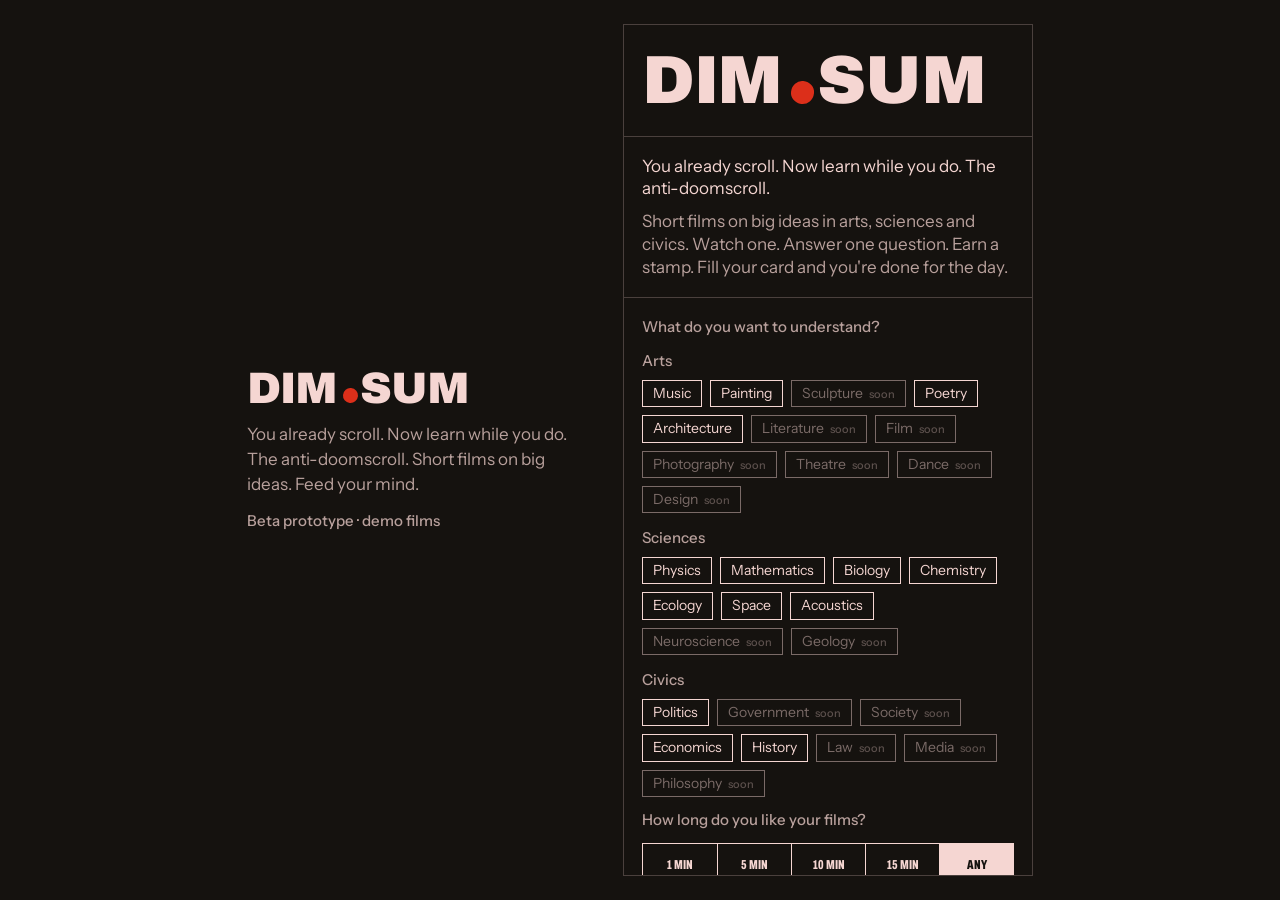
<file: index.html>
<!doctype html>
<html lang="en">
<head>
<meta charset="utf-8">
<meta name="viewport" content="width=device-width, initial-scale=1, viewport-fit=cover">
<title>Dim Sum</title>
<meta name="description" content="Short films on big ideas. Feed your mind.">
<meta name="robots" content="noindex,nofollow">
<meta name="theme-color" content="#15120f">
<link rel="icon" href="https://justindurazzo.github.io/kestrel-ledger-7q4/favicon.ico" sizes="32x32">
<link rel="icon" type="image/png" href="https://justindurazzo.github.io/kestrel-ledger-7q4/favicon-32.png" sizes="32x32">
<link rel="icon" type="image/png" href="https://justindurazzo.github.io/kestrel-ledger-7q4/icon-512.png" sizes="512x512">
<link rel="apple-touch-icon" href="https://justindurazzo.github.io/kestrel-ledger-7q4/apple-touch-icon.png">
<meta property="og:type" content="website">
<meta property="og:site_name" content="Dim Sum">
<meta property="og:title" content="Dim Sum">
<meta property="og:description" content="Short films on big ideas. Feed your mind.">
<meta property="og:url" content="https://justindurazzo.github.io/kestrel-ledger-7q4/">
<meta property="og:image" content="https://justindurazzo.github.io/kestrel-ledger-7q4/og.png">
<meta property="og:image:width" content="1200">
<meta property="og:image:height" content="630">
<meta property="og:image:alt" content="Dim Sum logo with the line Short films on big ideas. Feed your mind.">
<meta name="twitter:card" content="summary_large_image">
<meta name="twitter:title" content="Dim Sum">
<meta name="twitter:description" content="Short films on big ideas. Feed your mind.">
<meta name="twitter:image" content="https://justindurazzo.github.io/kestrel-ledger-7q4/og.png">


<link rel="stylesheet" href="https://fonts.googleapis.com/css2?family=Archivo:wdth,wght@62..125,100..900&family=Instrument+Sans:wght@400;500;600&display=swap">
<link rel="stylesheet" href="./style.css">
<style>html,body{margin:0;background:#151201}.bf-root{height:100dvh !important}</style>
</head>
<body>
<div id="root" class="bf-root" aria-label="Dim Sum prototype"></div>
<script src="./main.js"></script>
</body>
</html>
</file>
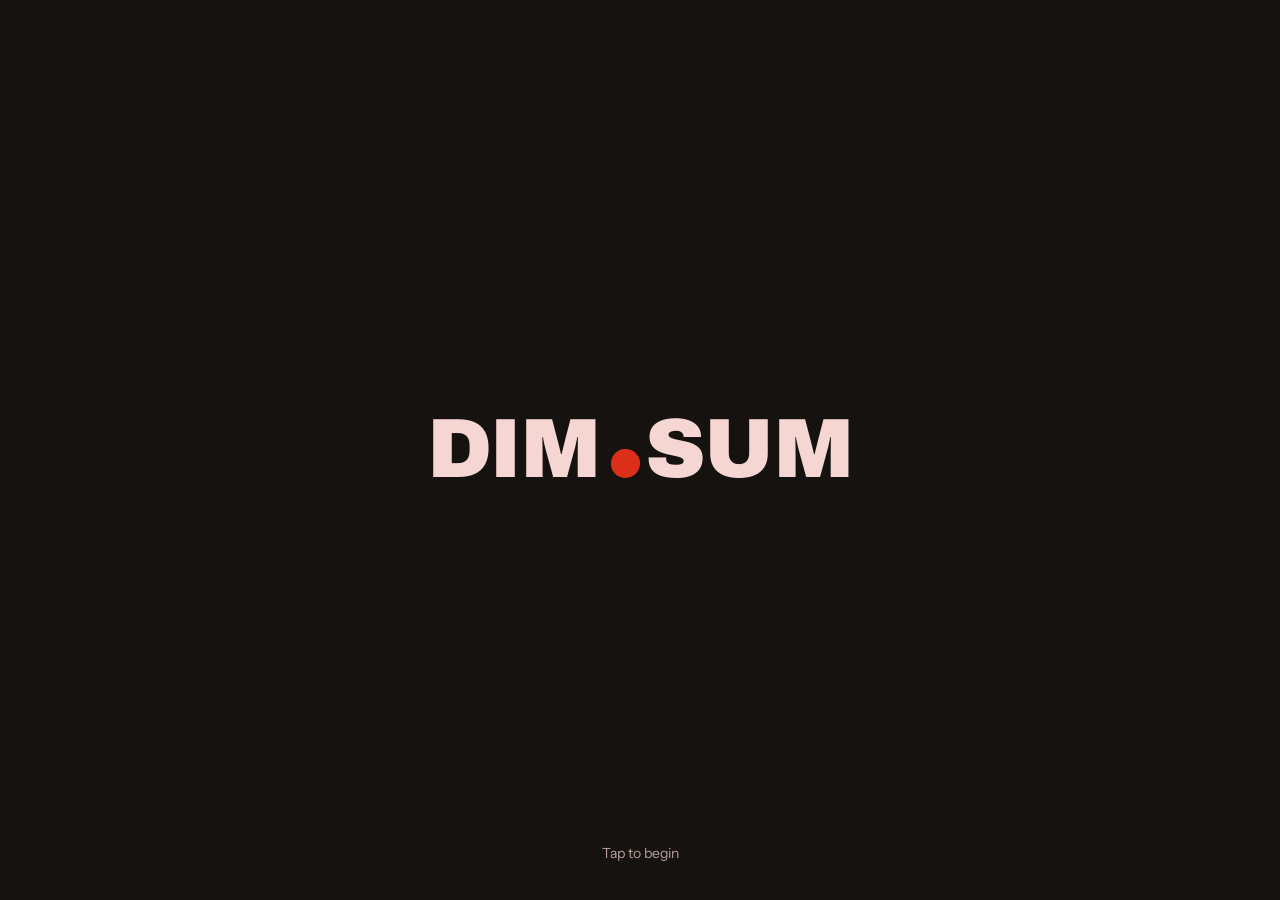
<file: v2/index.html>
<!doctype html>
<html lang="en">
<head>
<meta charset="utf-8">
<meta name="viewport" content="width=device-width, initial-scale=1, viewport-fit=cover">
<title>Dim Sum</title>
<meta name="description" content="Short films on big ideas. Feed your mind.">
<meta name="robots" content="noindex,nofollow">
<meta name="theme-color" content="#15120f">
<link rel="icon" href="https://justindurazzo.github.io/kestrel-ledger-7q4/favicon.ico" sizes="32x32">
<link rel="icon" type="image/png" href="https://justindurazzo.github.io/kestrel-ledger-7q4/favicon-32.png" sizes="32x32">
<link rel="icon" type="image/png" href="https://justindurazzo.github.io/kestrel-ledger-7q4/icon-512.png" sizes="512x512">
<link rel="apple-touch-icon" href="https://justindurazzo.github.io/kestrel-ledger-7q4/apple-touch-icon.png">
<meta property="og:type" content="website">
<meta property="og:site_name" content="Dim Sum">
<meta property="og:title" content="Dim Sum">
<meta property="og:description" content="Short films on big ideas. Feed your mind.">
<meta property="og:url" content="https://justindurazzo.github.io/kestrel-ledger-7q4/v2/">
<meta property="og:image" content="https://justindurazzo.github.io/kestrel-ledger-7q4/og.png">
<meta property="og:image:width" content="1200">
<meta property="og:image:height" content="630">
<meta property="og:image:alt" content="Dim Sum logo with the line Short films on big ideas. Feed your mind.">
<meta name="twitter:card" content="summary_large_image">
<meta name="twitter:title" content="Dim Sum">
<meta name="twitter:description" content="Short films on big ideas. Feed your mind.">
<meta name="twitter:image" content="https://justindurazzo.github.io/kestrel-ledger-7q4/og.png">

<base href="../">
<link rel="stylesheet" href="https://fonts.googleapis.com/css2?family=Archivo:wdth,wght@62..125,100..900&family=Instrument+Sans:wght@400;500;600&display=swap">
<link rel="stylesheet" href="style.css">
<link rel="stylesheet" href="v2/welcome.css">
<style>html,body{margin:0;background:#15120f}.bf-root{height:100dvh !important}</style>
</head>
<body>
<div id="root" class="bf-root" aria-label="Dim Sum prototype"></div>
<script src="v2/welcome.js"></script>
</body>
</html>
</file>
<file: style.css>
/* Dim Sum prototype — Direction B "The Card", dark page revision. Pink lives only on the card, as text on dark, and as the primary button. Scoped under .bf-root */
.bf-root { height: 780px; }
@media (max-width: 760px) { .bf-root { height: 620px; } }
.bf-root {
  --stamp: #dc2f1a;
  --desk: #15120f;
  --bg: #15120f; --fg: #f5d6d2; --muted: #b8a09c; --line: #f5d6d2; --soft: #4a403d;
  --card: #f5d6d2; --card-fg: #15120f; --card-muted: #5c4744;
  --btn-bg: #f5d6d2; --btn-fg: #15120f;
  --paper: #f5d6d2; --ink: #15120f;
  --hair: rgba(245, 214, 210, 0.22); --chip: rgba(245, 214, 210, 0.08);
  --card-hair: rgba(21, 18, 15, 0.22);
  --ui: "Instrument Sans", "Helvetica Neue", Arial, sans-serif;
  --disp: "Archivo", "Helvetica Neue", Arial, sans-serif;
  --logo: "Archivo", "Helvetica Neue", Arial, sans-serif;
}
.bf-root * { box-sizing: border-box; }
.bf-root [hidden] { display: none !important; }
.bf-root { background: var(--bg); color: var(--fg); font-family: var(--ui); font-size: 17px; line-height: 1.45; -webkit-font-smoothing: antialiased; }
:where(.bf-root) button { font: inherit; color: inherit; cursor: pointer; background: none; border: 0; padding: 0; }
.bf-root :focus-visible { outline: 2px solid var(--fg); outline-offset: 2px; }
.bf-root .mono { font-family: var(--ui); font-weight: 500; font-size: 15px; letter-spacing: 0; text-transform: none; font-variant-numeric: tabular-nums; }
.bf-root .desk { height: 100%; display: flex; align-items: center; justify-content: center; gap: 56px; padding-inline: 16px; padding-block: 24px; }
.bf-root .aside { max-width: 320px; display: grid; gap: 14px; color: var(--fg); }
.bf-root .aside .logo { font-size: 44px; }
.bf-root .aside p { margin: 0; color: var(--muted); }
.bf-root .aside .mono { color: var(--muted); }
.bf-root .device { position: relative; width: 100%; max-width: 410px; height: min(100%, 860px); background: var(--bg); border: 1px solid var(--soft); display: flex; flex-direction: column; overflow: hidden; }
@media (max-width: 760px) {.bf-root .desk { padding: 0; gap: 0; }.bf-root .aside { display: none; }.bf-root .device { max-width: none; height: 100%; border: 0; }.bf-root .player { top: 62px; } }
.bf-root .logo { font-family: var(--logo); font-weight: 900; font-stretch: 100%; text-transform: uppercase; letter-spacing: -0.02em; line-height: 0.92; white-space: nowrap; }
.bf-root .logo .dot { display: inline-block; width: 0.34em; height: 0.34em; margin: 0 0.05em 0 0.13em; background: var(--stamp); border-radius: 48% 52% 50% 50% / 52% 48% 51% 49%; transform: rotate(6deg); vertical-align: -0.01em; }
.bf-root .appbar { display: flex; justify-content: space-between; align-items: center; gap: 12px; padding: 14px 18px; border-bottom: 1px solid var(--soft); flex: none; }
.bf-root .appbar .logo { font-size: 24px; }
.bf-root .appbar .right { display: flex; align-items: center; gap: 12px; }
.bf-root .appbar .right .mono { color: var(--muted); }
.bf-root .screen { flex: 1; overflow-y: auto; overscroll-behavior: contain; }
.bf-root .pad { padding: 18px; }
.bf-root .tabbar { flex: none; display: grid; grid-template-columns: repeat(4, 1fr); border-top: 1px solid var(--soft); background: var(--bg); padding-bottom: env(safe-area-inset-bottom, 0px); }
.bf-root .tab { display: grid; justify-items: center; gap: 4px; padding: 13px 0 14px; color: var(--fg); font-weight: 600; font-size: 14px; min-height: 44px; }
.bf-root .tab svg { display: none; }
.bf-root .tab[aria-current="page"] { background: var(--fg); color: var(--bg); }
.bf-root .modebar { flex: none; background: var(--bg); border-top: 1px solid var(--soft); padding: 10px 18px; }
.bf-root .modeseg { display: grid; grid-template-columns: 1fr 1fr; border: 1px solid var(--line); }
.bf-root .modeseg button { min-height: 44px; padding: 10px 0; font-family: var(--disp); font-weight: 800; font-stretch: 62%; text-transform: uppercase; font-size: 15px; border-left: 1px solid var(--line); }
.bf-root .modeseg button:first-child { border-left: 0; }
.bf-root .modeseg button[aria-pressed="true"] { background: var(--fg); color: var(--bg); }
.bf-root .today-head { padding: 24px 18px 20px; display: grid; gap: 10px; }
.bf-root .today-head h1 { margin: 0; font-family: var(--disp); font-weight: 800; font-stretch: 62%; text-transform: uppercase; font-size: 44px; line-height: 0.94; letter-spacing: -0.01em; }
.bf-root .today-head p { margin: 0; color: var(--muted); font-size: 17px; }
.bf-root .timeseg { display: grid; grid-auto-flow: column; grid-auto-columns: 1fr; border: 1px solid var(--line); }
.bf-root .timeseg button { min-height: 44px; padding: 10px 0; border-left: 1px solid var(--line); font-family: var(--disp); font-weight: 800; font-stretch: 62%; text-transform: uppercase; font-size: 13px; white-space: nowrap; }
.bf-root .timeseg button:first-child { border-left: 0; }
.bf-root .timeseg button[aria-pressed="true"] { background: var(--fg); color: var(--bg); }
.bf-root .film { border-bottom: 1px solid var(--soft); }
.bf-root .art { position: relative; display: block; width: 100%; aspect-ratio: 4 / 3; max-width: 100%; overflow: hidden; }
.bf-root .art canvas { position: absolute; inset: 0; width: 100%; height: 100%; display: block; }
.bf-root .art .dur { position: absolute; left: 14px; top: 12px; font-family: var(--disp); font-weight: 800; font-stretch: 62%; text-transform: uppercase; font-size: 13px; padding: 3px 7px; }
.bf-root .art .stamp-dot { position: absolute; right: 12px; top: 10px; width: 26px; height: 26px; }
.bf-root .film-body { padding: 14px 18px 18px; display: grid; gap: 8px; }
.bf-root .film-meta { display: flex; justify-content: space-between; gap: 10px; align-items: center; }
.bf-root .film h2 { margin: 0; font-family: var(--ui); font-weight: 600; font-size: 17px; line-height: 1.3; text-wrap: balance; }
.bf-root .film p { margin: 0; color: var(--muted); }
.bf-root .why { font-weight: 500; font-size: 14px; color: var(--fg); }
.bf-root .actions { display: flex; gap: 8px; margin-top: 6px; }
.bf-root .btn { border: 1px solid var(--line); min-height: 44px; padding: 10px 14px; font-family: var(--disp); font-weight: 800; font-stretch: 62%; text-transform: uppercase; font-size: 14px; letter-spacing: 0.01em; display: inline-flex; align-items: center; gap: 8px; }
.bf-root .btn.solid { background: var(--btn-bg); color: var(--btn-fg); min-height: 60px; padding: 12px 18px; font-size: 16px; }
.bf-root .btn svg { width: 14px; height: 14px; fill: currentColor; }
.bf-root .btn.icon { padding: 10px 11px; }
.bf-root .btn.icon svg { fill: none; stroke: currentColor; stroke-width: 1.6; }
.bf-root .btn.icon[aria-pressed="true"] svg { fill: currentColor; }
.bf-root .end { padding: 28px 18px 36px; display: grid; gap: 8px; }
.bf-root .end b { font-family: var(--disp); font-weight: 800; font-stretch: 62%; text-transform: uppercase; font-size: 24px; line-height: 0.94; }
.bf-root .end span { color: var(--muted); }
.bf-root .stamp-dot { display: block; width: 20px; height: 20px; background: var(--stamp); border-radius: 48% 52% 50% 50% / 52% 48% 51% 49%; mix-blend-mode: multiply; opacity: var(--so, 1); transform: translate(var(--sx, 0px), var(--sy, 0px)) rotate(var(--sr, 0deg)); animation: stamp-in 180ms ease-out; }
@keyframes stamp-in { from { transform: translate(var(--sx, 0px), var(--sy, 0px)) rotate(var(--sr, 0deg)) scale(1.25); } to { transform: translate(var(--sx, 0px), var(--sy, 0px)) rotate(var(--sr, 0deg)) scale(1); } }
@media (prefers-reduced-motion: reduce) {.bf-root .stamp-dot { animation: none; } }
/* the card: a flat pink slip, 16px from the screen edges, 20px inner padding */
.bf-root .cardrows { background: var(--card); color: var(--card-fg); margin: 0 16px; padding: 12px 20px; border-top: 2px solid var(--card-fg); border-bottom: 2px solid var(--card-fg); }
.bf-root .cardrow { display: grid; grid-template-columns: 24px minmax(0, 1fr) 24px; gap: 12px; align-items: center; width: 100%; text-align: left; min-height: 60px; padding: 12px 0; border-bottom: 1px solid var(--card-hair); }
.bf-root .cardrow:last-child { border-bottom: 0; }
.bf-root .cardrow .num { font-weight: 600; font-size: 16px; }
.bf-root .cardrow .t { display: block; font-weight: 600; font-size: 17px; line-height: 1.25; }
.bf-root .cardrow .m { display: block; font-size: 14px; color: var(--card-muted); }
.bf-root .cardrow.next { background: var(--card-fg); color: var(--card); width: calc(100% + 40px); margin: 0 -20px; padding: 12px 20px; }
.bf-root .cardrow.next .m { color: var(--muted); }
.bf-root .cardrow.next .stamp-dot { mix-blend-mode: normal; }
.bf-root .slot { display: grid; place-items: center; width: 20px; height: 20px; }
.bf-root .slot:empty { border: 1px solid currentColor; border-radius: 50%; }
.bf-root .cta-big { display: flex; justify-content: space-between; align-items: center; gap: 12px; width: auto; min-height: 60px; background: var(--btn-bg); color: var(--btn-fg); margin: 16px 16px 0; padding: 16px 18px; text-align: left; }
.bf-root .cta-big .l { font-family: var(--disp); font-weight: 800; font-stretch: 62%; text-transform: uppercase; font-size: 26px; line-height: 0.94; letter-spacing: -0.01em; }
.bf-root .cta-big .r { font-weight: 500; font-size: 15px; }
.bf-root .sec-title { padding: 24px 18px 14px; display: flex; justify-content: space-between; align-items: baseline; border-bottom: 1px solid var(--soft); }
.bf-root .sec-title h1 { margin: 0; font-family: var(--disp); font-weight: 800; font-stretch: 62%; text-transform: uppercase; font-size: 36px; line-height: 0.94; }
.bf-root .subseg { display: flex; gap: 0; margin: 14px 18px; border: 1px solid var(--line); }
.bf-root .subseg button { flex: 1; min-height: 44px; padding: 10px 0; font-family: var(--disp); font-weight: 800; font-stretch: 62%; text-transform: uppercase; font-size: 13px; }
.bf-root .subseg button[aria-pressed="true"] { background: var(--fg); color: var(--bg); }
.bf-root .row { display: grid; grid-template-columns: 64px minmax(0, 1fr) auto; gap: 12px; align-items: center; min-height: 60px; padding: 12px 18px; border-bottom: 1px solid var(--hair); width: 100%; text-align: left; }
.bf-root .row .thumb { position: relative; width: 64px; height: 64px; overflow: hidden; }
.bf-root .row .thumb canvas { position: absolute; inset: 0; width: 100%; height: 100%; }
.bf-root .row .t { font-size: 17px; line-height: 1.25; font-weight: 600; }
.bf-root .pill { font-weight: 500; font-size: 13px; padding: 4px 8px; border: 1px solid var(--hair); color: var(--muted); white-space: nowrap; }
.bf-root .pill.ok { background: var(--fg); color: var(--bg); border-color: var(--fg); }
.bf-root .empty { padding: 30px 18px; color: var(--muted); }
.bf-root .stats { display: grid; grid-template-columns: repeat(3, 1fr); border-bottom: 1px solid var(--soft); }
.bf-root .stat { padding: 16px 18px; border-left: 1px solid var(--soft); display: grid; gap: 4px; }
.bf-root .stat:first-child { border-left: 0; }
.bf-root .stat b { font-family: var(--disp); font-weight: 800; font-stretch: 62%; font-size: 34px; line-height: 0.94; font-variant-numeric: tabular-nums; }
.bf-root .block { padding: 20px 18px; border-bottom: 1px solid var(--soft); display: grid; gap: 14px; }
.bf-root .block h3 { margin: 0; font-family: var(--disp); font-weight: 800; font-stretch: 62%; text-transform: uppercase; font-size: 20px; line-height: 0.96; }
.bf-root .chips { display: flex; flex-wrap: wrap; gap: 8px; }
.bf-root .chip { border: 1px solid var(--line); min-height: 44px; padding: 7px 12px; font-size: 16px; line-height: 1.1; }
.bf-root .chip[aria-pressed="true"] { background: var(--fg); color: var(--bg); }
.bf-root .sig { display: grid; grid-template-columns: 1fr auto; gap: 4px 12px; }
.bf-root .sig .bar { grid-column: 1 / -1; height: 6px; background: var(--chip); }
.bf-root .sig .bar i { display: block; height: 100%; background: var(--fg); }
.bf-root .sig small { grid-column: 1 / -1; color: var(--muted); font-size: 14px; }
.bf-root .linkbtn { text-decoration: underline; text-underline-offset: 3px; color: var(--muted); font-size: 14px; justify-self: start; min-height: 44px; }
.bf-root .onboard { position: absolute; inset: 0; z-index: 30; background: var(--bg); display: flex; flex-direction: column; overflow-y: auto; }
.bf-root .onboard .top { padding: 24px 18px; border-bottom: 1px solid var(--soft); }
.bf-root .onboard .big { font-size: clamp(48px, 15vw, 68px); }
.bf-root .onboard .intro { padding: 18px; display: grid; gap: 10px; border-bottom: 1px solid var(--soft); }
.bf-root .onboard .intro p { margin: 0; font-size: 17px; line-height: 1.35; }
.bf-root .onboard .intro p + p { color: var(--muted); }
.bf-root .onboard .pick { padding: 18px; display: grid; gap: 12px; flex: 1; align-content: start; }
.bf-root .onboard .pick .mono { color: var(--muted); }
.bf-root .onboard .foot { padding: 14px 18px calc(14px + env(safe-area-inset-bottom, 0px)); border-top: 1px solid var(--soft); display: flex; justify-content: space-between; align-items: center; gap: 12px; }
.bf-root .btn.lg { padding: 14px 22px; }
.bf-root .btn:disabled { opacity: 0.35; cursor: default; }
/* player: dark while a film is playing */
.bf-root .player { --muted: #b8a09c; position: absolute; inset: 0; z-index: 20; background: var(--bg); color: var(--fg); display: flex; flex-direction: column; overflow-y: auto; }
.bf-root .player > *, .bf-root .onboard > * { flex-shrink: 0; }
.bf-root .player :focus-visible { outline-color: var(--fg); }
.bf-root .player .bar { display: flex; justify-content: space-between; align-items: center; padding: 12px 16px; border-bottom: 1px solid rgba(245, 214, 210, 0.25); position: sticky; top: 0; background: var(--ink); z-index: 1; }
.bf-root .player .bar .mono { color: var(--muted); }
.bf-root .player .x { font-family: var(--disp); font-weight: 800; font-stretch: 62%; text-transform: uppercase; font-size: 13px; border: 1px solid var(--paper); min-height: 44px; padding: 6px 12px; }
.bf-root .stage { position: relative; width: 100%; aspect-ratio: 16 / 9; max-width: 100%; flex: none; }
.bf-root .stage canvas { position: absolute; inset: 0; width: 100%; height: 100%; }
.bf-root .stage .cap { position: absolute; left: 12px; bottom: 10px; right: 12px; font-weight: 500; font-size: 14px; }
.bf-root .stage .cap span { background: var(--ink); color: var(--paper); padding: 3px 7px; }
.bf-root .scrub { position: relative; height: 22px; margin: 4px 16px 0; cursor: pointer; }
.bf-root .scrub .track { position: absolute; left: 0; right: 0; top: 10px; height: 2px; background: rgba(245, 214, 210, 0.28); }
.bf-root .scrub .fill { position: absolute; left: 0; top: 10px; height: 2px; background: var(--paper); }
.bf-root .scrub .knob { position: absolute; top: 5px; width: 12px; height: 12px; margin-left: -6px; background: var(--paper); }
.bf-root .scrub .tick { position: absolute; top: 7px; width: 1px; height: 8px; background: rgba(245, 214, 210, 0.5); }
.bf-root .ptime { display: flex; justify-content: space-between; padding: 0 16px; font-weight: 500; font-size: 14px; color: var(--muted); font-variant-numeric: tabular-nums; }
.bf-root .pctl { display: flex; align-items: center; justify-content: center; gap: 22px; padding: 12px 16px 6px; }
.bf-root .pctl .round { width: 64px; height: 64px; border-radius: 50%; background: var(--paper); color: var(--ink); display: grid; place-items: center; }
.bf-root .pctl .round svg { width: 24px; height: 24px; fill: currentColor; }
.bf-root .pctl .skip { font-weight: 600; font-size: 13px; width: 48px; height: 48px; border: 1px solid rgba(245, 214, 210, 0.3); display: grid; place-items: center; }
.bf-root .pctl .fast { font-family: var(--disp); font-weight: 800; font-stretch: 62%; font-size: 13px; padding: 8px 10px; border: 1px solid rgba(245, 214, 210, 0.3); min-height: 44px; }
.bf-root .pctl .fast[aria-pressed="true"] { background: var(--paper); color: var(--ink); }
.bf-root .pinfo { padding: 16px 16px 10px; display: grid; gap: 8px; }
.bf-root .pinfo h2 { margin: 0; font-family: var(--disp); font-weight: 800; font-stretch: 62%; text-transform: uppercase; font-size: 30px; line-height: 0.94; letter-spacing: -0.01em; }
.bf-root .pinfo p { margin: 0; color: var(--muted); }
.bf-root .psec { padding: 14px 16px; border-top: 1px solid rgba(245, 214, 210, 0.25); display: grid; gap: 8px; }
.bf-root .psec .lab { color: var(--muted); }
.bf-root .chap { width: 100%; display: grid; grid-template-columns: 52px 1fr; gap: 8px; text-align: left; min-height: 44px; padding: 9px 0; border-bottom: 1px solid rgba(245, 214, 210, 0.14); color: var(--muted); }
.bf-root .chap[aria-current="true"] { color: var(--paper); }
.bf-root .chap .mono { color: inherit; font-size: 14px; }
.bf-root .note { padding-left: 12px; border-left: 2px solid var(--paper); }
.bf-root .note.locked { border-left-color: rgba(245, 214, 210, 0.3); color: rgba(245, 214, 210, 0.45); font-style: italic; }
.bf-root .plen { display: flex; gap: 8px; padding: 10px 16px 2px; }
.bf-root .plen button { font-family: var(--disp); font-weight: 800; font-stretch: 62%; text-transform: uppercase; font-size: 13px; min-height: 44px; padding: 8px 12px; border: 1px solid rgba(245, 214, 210, 0.3); color: var(--muted); }
.bf-root .plen button[aria-pressed="true"] { background: var(--paper); color: var(--ink); border-color: var(--paper); }
/* the question: a pink card on the dark page */
.bf-root .check { margin: 10px 16px 24px; display: grid; gap: 16px; }
.bf-root .qcard { background: var(--card); color: var(--card-fg); padding: 20px; display: grid; gap: 14px; }
.bf-root .qcard .mono { color: var(--card-muted); }
.bf-root .qcard h3 { margin: 0; font-size: 26px; line-height: 1.15; font-weight: 600; }
.bf-root .checkrow { display: grid; grid-template-columns: 24px minmax(0, 1fr) 24px; gap: 12px; align-items: center; padding: 0 0 12px; border-bottom: 1px solid var(--card-hair); }
.bf-root .checkrow .num { font-weight: 600; font-size: 16px; }
.bf-root .checkrow .t { display: block; font-weight: 600; font-size: 17px; line-height: 1.25; }
.bf-root .checkrow .m { display: block; font-size: 14px; color: var(--card-muted); }
.bf-root .opts { display: grid; border-top: 1px solid var(--card-hair); }
.bf-root .opt { min-height: 60px; display: flex; align-items: center; justify-content: space-between; gap: 10px; text-align: left; border-bottom: 1px solid var(--card-hair); padding: 10px 2px; font-size: 20px; color: var(--card-fg); }
.bf-root .opt:hover:not(:disabled) { background: rgba(21, 18, 15, 0.06); }
.bf-root .opt:disabled { cursor: default; }
.bf-root .opts.answered .opt:not(.right):not(.wrong) { color: var(--card-muted); }
.bf-root .opt.right { background: var(--card-fg); color: var(--card); font-weight: 600; padding-left: 12px; padding-right: 12px; }
.bf-root .opt.right::after { content: "RIGHT"; font-family: var(--disp); font-weight: 800; font-stretch: 62%; font-size: 22px; }
.bf-root .opt.wrong { color: var(--card-muted); text-decoration: line-through; }
.bf-root .tmr { display: grid; color: var(--fg); }
.bf-root .tmr-head { font-family: var(--disp); font-weight: 800; font-stretch: 62%; text-transform: uppercase; font-size: 20px; line-height: 0.96; margin-bottom: 6px; }
.bf-root .tmr-row { display: flex; gap: 10px; align-items: baseline; margin: 0; padding: 7px 0; border-bottom: 1px solid var(--hair); font-size: 15px; }
.bf-root .tmr-row .n { font-weight: 600; width: 14px; flex: none; }
.bf-root .tmr-row .mv { margin-left: auto; font-weight: 600; font-size: 15px; }
.bf-root .tmr-row .mv.dn { color: var(--muted); font-weight: 400; }
.bf-root .check .btn { border-color: var(--line); color: var(--fg); }
.bf-root .check .btn.solid { background: var(--btn-bg); color: var(--btn-fg); }
@media (prefers-reduced-motion: reduce) {.bf-root * { scroll-behavior: auto !important; } }
@media (max-width: 760px) { .bf-root .device .player { top: 64px; } }
/* groups + chat + misc */
.bf-root .groups { display: grid; gap: 14px; }
.bf-root .group { display: grid; gap: 8px; }
.bf-root .grouplab { color: var(--muted); }
.bf-root .chips.tight .chip { font-size: 14px; padding: 5px 10px; min-height: 0; }
.bf-root .chip .soon { font-weight: 500; font-size: 11px; margin-left: 6px; opacity: 0.7; }
.bf-root .chip:disabled { opacity: 0.45; cursor: default; }
.bf-root .stickybar { position: sticky; top: 0; z-index: 6; background: var(--bg); border-bottom: 1px solid var(--soft); padding: 10px 18px; display: grid; gap: 8px; }
.bf-root .chatwrap { display: flex; flex-direction: column; min-height: 100%; }
.bf-root .chathead { display: flex; justify-content: space-between; align-items: baseline; gap: 10px; padding: 14px 18px; border-bottom: 1px solid var(--soft); }
.bf-root .chathead .demo-tag { color: var(--muted); font-size: 13px; text-align: right; }
.bf-root .chatlog { flex: 1; padding: 18px; display: grid; gap: 10px; align-content: start; }
.bf-root .msg { max-width: 85%; padding: 10px 12px; border: 1px solid var(--line); font-size: 15px; line-height: 1.4; justify-self: start; }
.bf-root .msg.me { justify-self: end; background: var(--soft); border-color: var(--soft); }
.bf-root .composer { display: flex; gap: 8px; padding: 10px 18px calc(10px + env(safe-area-inset-bottom, 0px)); border-top: 1px solid var(--soft); background: var(--bg); position: sticky; bottom: 0; }
.bf-root .composer .chatinput { flex: 1; border: 1px solid var(--line); min-height: 44px; padding: 10px 12px; font: inherit; background: transparent; color: inherit; min-width: 0; }
.bf-root .composer .btn svg { fill: currentColor; }
.bf-root .soulf { display: grid; gap: 6px; }
.bf-root .soulf .mono { color: var(--muted); }
.bf-root .soulinput { border: 1px solid var(--line); min-height: 44px; padding: 10px; font: inherit; background: transparent; color: inherit; width: 100%; }
.bf-root a.btn { text-decoration: none; justify-self: start; }
.bf-root .ticks { position: absolute; inset: 0; pointer-events: none; }
/* Style 01: creator picks */
.bf-root .starter-head { padding: 24px 18px 18px; border-bottom: 1px solid var(--soft); display: grid; gap: 10px; }
.bf-root .starter-head h1 { margin: 0; font-family: var(--disp); font-weight: 800; font-stretch: 62%; text-transform: uppercase; font-size: 34px; line-height: 0.94; letter-spacing: -0.01em; }
.bf-root .starter-head p { margin: 0; color: var(--muted); font-size: 15px; }
.bf-root .starter-group { padding: 14px 18px 8px; color: var(--muted); border-bottom: 1px solid var(--hair); font-weight: 500; font-size: 15px; }
.bf-root .post .post-ext { color: var(--muted); }
.bf-root .post .actions a { text-decoration: none; }
.bf-root .starter-divider { padding: 18px; text-align: center; color: var(--fg); border-top: 1px solid var(--soft); border-bottom: 1px solid var(--soft); font-family: var(--disp); font-weight: 800; font-stretch: 62%; text-transform: uppercase; font-size: 14px; }
.bf-root .post-cover { --cv: #f6ead9; --cv-ink: #a4522a; position: relative; display: block; width: 100%; aspect-ratio: 16 / 8; max-width: 100%; overflow: hidden; text-decoration: none; background: var(--cv); color: var(--cv-ink); border-bottom: 1px solid var(--soft); }
.bf-root .post-cover.g-sci { --cv: #e6eef3; --cv-ink: #2c5f7a; }
.bf-root .post-cover.g-civ { --cv: #f0ead6; --cv-ink: #77662a; }
.bf-root .post-cover svg { position: absolute; right: 6px; top: 50%; transform: translateY(-50%); height: 160%; width: auto; opacity: 0.45; }
.bf-root .post-cover .cov-tag { position: absolute; left: 14px; top: 12px; font-weight: 500; font-size: 15px; }
.bf-root .post-cover .cov-cta { position: absolute; left: 14px; bottom: 12px; border: 1px solid currentColor; padding: 4px 8px; background: var(--cv); font-family: var(--disp); font-weight: 800; font-stretch: 62%; text-transform: uppercase; font-size: 13px; }
.bf-root .post-cover:focus-visible { outline: 2px solid var(--fg); outline-offset: -2px; }
.bf-root .post-cover.has-photo { aspect-ratio: 4 / 3; }
.bf-root .post-cover .post-photo { position: absolute; inset: 0; width: 100%; height: 100%; object-fit: cover; display: block; }
.bf-root .post-cover.has-embed { aspect-ratio: 4 / 3; }
.bf-root .post-cover .embed-frame { position: absolute; inset: 0; width: 100%; height: 100%; border: 0; background: #fff; }
.bf-root .post-cover.has-embed .cov-tag, .bf-root .post-cover.has-embed .cov-cta { background: var(--cv); color: var(--cv-ink); border: 1px solid currentColor; padding: 4px 8px; }
.bf-root .post-cover.has-photo .cov-tag, .bf-root .post-cover.has-photo .cov-cta { background: var(--cv); color: var(--cv-ink); border: 1px solid currentColor; padding: 4px 8px; }

.ext-arrow::after { content: ""; display: inline-block; width: 0.8em; height: 0.8em; margin-left: 0.45em; vertical-align: -0.05em; background: currentColor; -webkit-mask: url("data:image/svg+xml,%3Csvg xmlns='http://www.w3.org/2000/svg' viewBox='0 0 16 16'%3E%3Cpath d='M4 12 12 4M5.5 4H12v6.5' fill='none' stroke='black' stroke-width='2' stroke-linecap='square'/%3E%3C/svg%3E") center / contain no-repeat; mask: url("data:image/svg+xml,%3Csvg xmlns='http://www.w3.org/2000/svg' viewBox='0 0 16 16'%3E%3Cpath d='M4 12 12 4M5.5 4H12v6.5' fill='none' stroke='black' stroke-width='2' stroke-linecap='square'/%3E%3C/svg%3E") center / contain no-repeat; }
.post-cover.has-facade { aspect-ratio: 1 / 1; cursor: pointer; background: #000; }
.post-cover.has-facade .embed-frame { position: absolute; left: 0; top: -70px; width: 100%; height: 600px; border: 0; background: #fff; pointer-events: none; }
.post-cover.has-facade::before { content: ""; position: absolute; inset: 0; background: var(--cv); opacity: 0.58; z-index: 1; }
.post-cover.has-facade svg { z-index: 2; }
.post-cover.has-facade .cov-tag, .post-cover.has-facade .cov-cta { z-index: 2; background: var(--cv); color: var(--cv-ink); border: 1px solid currentColor; padding: 4px 8px; }
.post-cover.has-facade.playing { aspect-ratio: auto; height: 600px; cursor: auto; }
.post-cover.has-facade.playing .embed-frame { top: 0; pointer-events: auto; }
.post-cover.has-facade.playing::before, .post-cover.has-facade.playing svg, .post-cover.has-facade.playing .cov-tag, .post-cover.has-facade.playing .cov-cta { display: none !important; }
</file>
